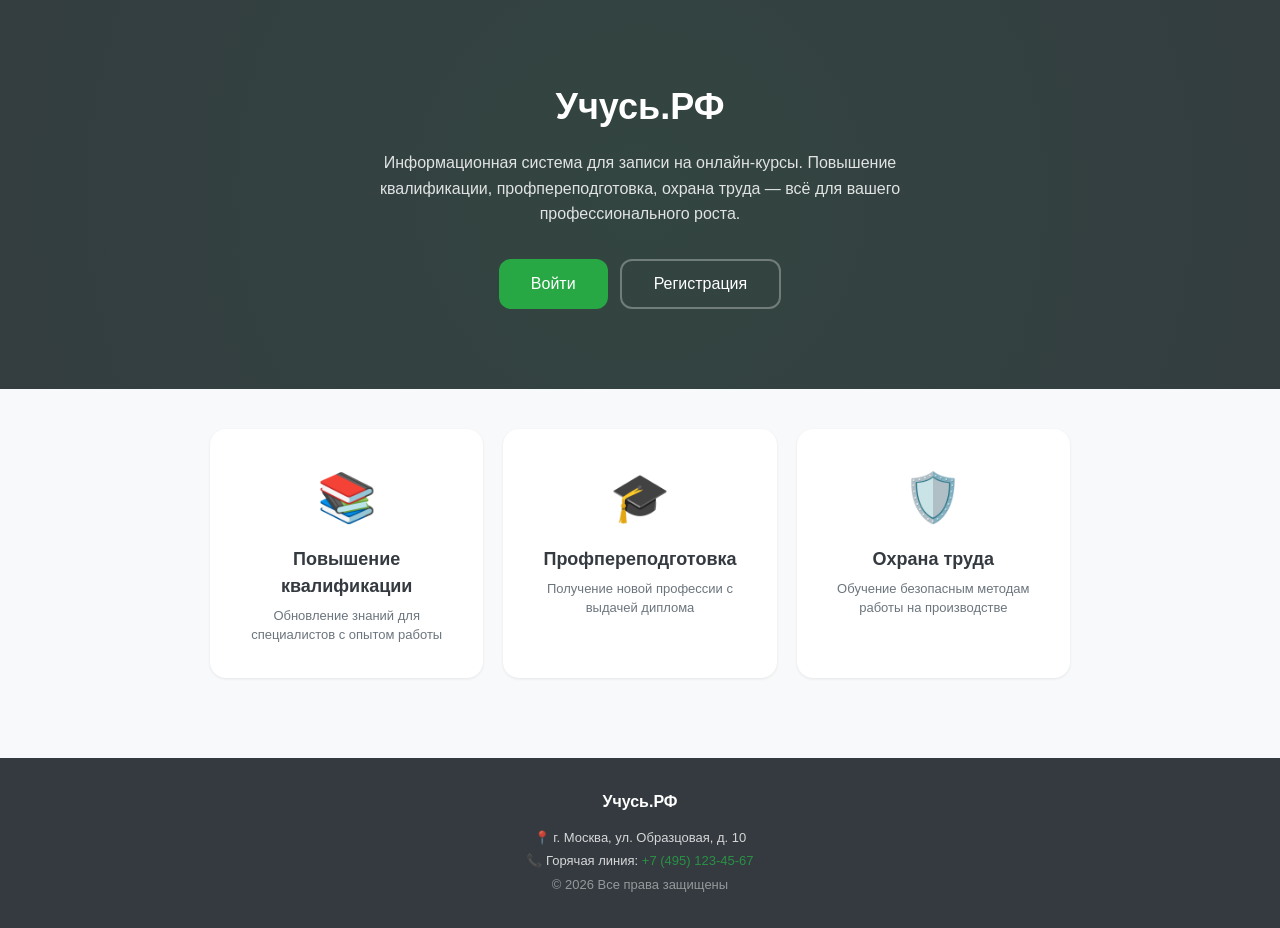
<file: экзамен модуль 1/index.html>
<!DOCTYPE html>
<html lang="ru">
<head>
    <meta charset="UTF-8">
    <meta name="viewport" content="width=device-width, initial-scale=1.0">
    <title>Учусь.РФ — Запись на курсы</title>
    <link rel="stylesheet" href="assets/style.css">
</head>
<body>
    <div class="welcome-hero">
        <div class="welcome-hero-content">
            <h1>Учусь.РФ</h1>
            <p>Информационная система для записи на онлайн-курсы. Повышение квалификации, профпереподготовка, охрана труда — всё для вашего профессионального роста.</p>
            <div class="hero-buttons">
                <button class="hero-btn hero-btn-primary" onclick="location.href='assets/login.html'">Войти</button>
                <button class="hero-btn hero-btn-secondary" onclick="location.href='assets/register.html'">Регистрация</button>
            </div>
        </div>
    </div>

    <div class="welcome-rooms">
        <div class="welcome-room-card">
            <span class="welcome-room-icon">📚</span>
            <div class="welcome-room-name">Повышение квалификации</div>
            <div class="welcome-room-desc">Обновление знаний для специалистов с опытом работы</div>
        </div>
        <div class="welcome-room-card">
            <span class="welcome-room-icon">🎓</span>
            <div class="welcome-room-name">Профпереподготовка</div>
            <div class="welcome-room-desc">Получение новой профессии с выдачей диплома</div>
        </div>
        <div class="welcome-room-card">
            <span class="welcome-room-icon">🛡️</span>
            <div class="welcome-room-name">Охрана труда</div>
            <div class="welcome-room-desc">Обучение безопасным методам работы на производстве</div>
        </div>
    </div>

    <div class="footer">
        <div class="footer-content">
            <div class="footer-title">Учусь.РФ</div>
            <div class="footer-info">
                📍 г. Москва, ул. Образцовая, д. 10<br>
                📞 Горячая линия: <a href="tel:+74951234567">+7 (495) 123-45-67</a><br>
                <span style="opacity:0.6;">© 2026 Все права защищены</span>
            </div>
        </div>
    </div>

    <script src="assets/app.js"></script>
    <script>
        const u = DB.getCurrentUser();
        if (u) location.href = u.role === 'admin' ? 'assets/admin.html' : 'assets/cabinet.html';
    </script>
</body>
</html>
</file>
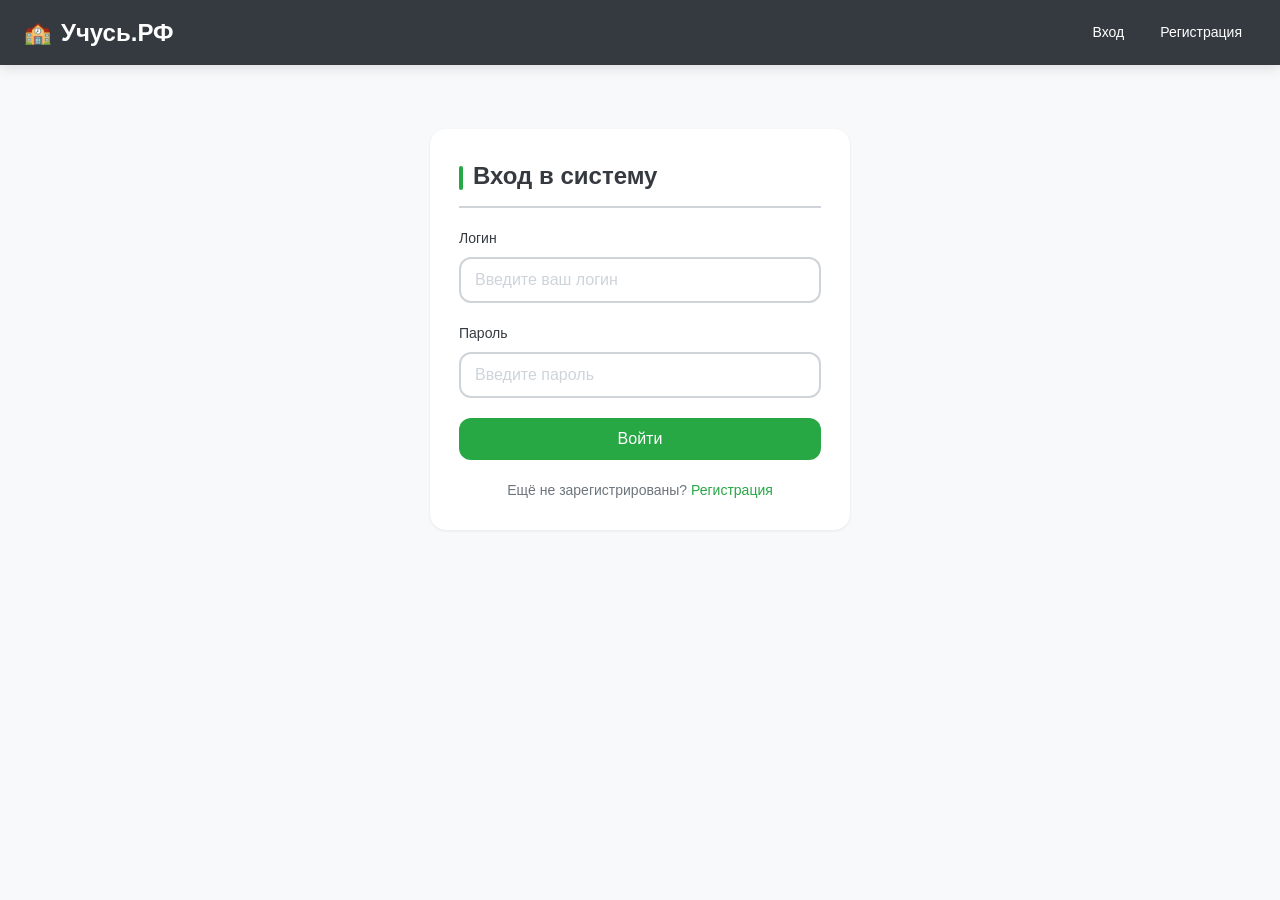
<file: экзамен модуль 1/assets/admin.html>
<!DOCTYPE html>
<html lang="ru">
<head>
    <meta charset="UTF-8">
    <meta name="viewport" content="width=device-width, initial-scale=1.0">
    <title>Админ-панель — Учусь.РФ</title>
    <link rel="stylesheet" href="style.css">
</head>
<body>
<div id="app-header"></div>
<div class="container page-transition">
    <div class="card">
        <h2>Панель администратора</h2>

        <!-- Статистика -->
        <div class="stats-grid" style="margin-bottom: 24px;">
            <div class="stat-card">
                <div class="stat-number" id="stat-total">0</div>
                <div class="stat-label">Всего заявок</div>
            </div>
            <div class="stat-card">
                <div class="stat-number" id="stat-new">0</div>
                <div class="stat-label">Новых</div>
            </div>
            <div class="stat-card">
                <div class="stat-number" id="stat-assigned">0</div>
                <div class="stat-label">Идет обучение</div>
            </div>
            <div class="stat-card">
                <div class="stat-number" id="stat-done">0</div>
                <div class="stat-label">Обучение завершено</div>
            </div>
        </div>

        <!-- Фильтры -->
        <div class="filter-bar">
            <label>Фильтр по статусу:</label>
            <select id="filterStatus">
                <option value="">Все статусы</option>
                <option>Новая</option>
                <option>Идет обучение</option>
                <option>Обучение завершено</option>
            </select>
            <label style="margin-left:8px;">Сортировка:</label>
            <select id="sortBy">
                <option value="newest">Сначала новые</option>
                <option value="oldest">Сначала старые</option>
                <option value="status">По статусу</option>
            </select>
        </div>

        <div id="tableBox"></div>
    </div>
</div>
<script src="app.js"></script>
<script>
    requireAdmin();
    renderHeader();
    const courses = getCourses();

    function updateStats() {
        const all = DB.getBookings();
        document.getElementById('stat-total').textContent = all.length;
        document.getElementById('stat-new').textContent = all.filter(b => b.status === 'Новая').length;
        document.getElementById('stat-assigned').textContent = all.filter(b => b.status === 'Идет обучение').length;
        document.getElementById('stat-done').textContent = all.filter(b => b.status === 'Обучение завершено').length;
    }

    function render() {
        const filter = document.getElementById('filterStatus').value;
        const sort = document.getElementById('sortBy').value;
        let list = DB.getBookings();

        if (filter) list = list.filter(b => b.status === filter);

        if (sort === 'newest') list.sort((a, b) => b.id - a.id);
        else if (sort === 'oldest') list.sort((a, b) => a.id - b.id);
        else if (sort === 'status') {
            const order = { 'Новая': 1, 'Идет обучение': 2, 'Обучение завершено': 3 };
            list.sort((a, b) => order[a.status] - order[b.status]);
        }

        const box = document.getElementById('tableBox');
        if (!list.length) {
            box.innerHTML = '<div class="empty">Заявок не найдено</div>';
            updateStats();
            return;
        }

        box.innerHTML = '<table><thead><tr><th>ID</th><th>Пользователь</th><th>Курс</th><th>Дата начала</th><th>Оплата</th><th>Статус</th><th>Действие</th></tr></thead><tbody>' +
            list.map(b => {
                const course = courses.find(c => c.id === b.course_id);
                const statusCls = b.status === 'Новая' ? 'status-new' :
                                  b.status === 'Идет обучение' ? 'status-assigned' : 'status-done';
                return `<tr>
                    <td>#${b.id}</td>
                    <td><strong>${b.user_name}</strong></td>
                    <td>${course ? course.name : '—'}</td>
                    <td>${b.start_date}</td>
                    <td>${b.payment}</td>
                    <td><span class="status ${statusCls}">${b.status}</span></td>
                    <td>
                        <select data-id="${b.id}" class="status-select">
                            <option ${b.status==='Новая'?'selected':''}>Новая</option>
                            <option ${b.status==='Идет обучение'?'selected':''}>Идет обучение</option>
                            <option ${b.status==='Обучение завершено'?'selected':''}>Обучение завершено</option>
                        </select>
                    </td>
                </tr>`;
            }).join('') +
            '</tbody></table>';

        document.querySelectorAll('.status-select').forEach(sel => {
            sel.onchange = () => {
                const id = +sel.dataset.id;
                const all = DB.getBookings();
                const idx = all.findIndex(b => b.id === id);
                if (idx >= 0) {
                    all[idx].status = sel.value;
                    DB.setBookings(all);
                    notify('Статус заявки №' + id + ' изменён на «' + sel.value + '»', 'success');
                    updateStats();
                    setTimeout(render, 400);
                }
            };
        });

        updateStats();
    }

    document.getElementById('filterStatus').onchange = render;
    document.getElementById('sortBy').onchange = render;
    render();
</script>
</body></html>
</file>
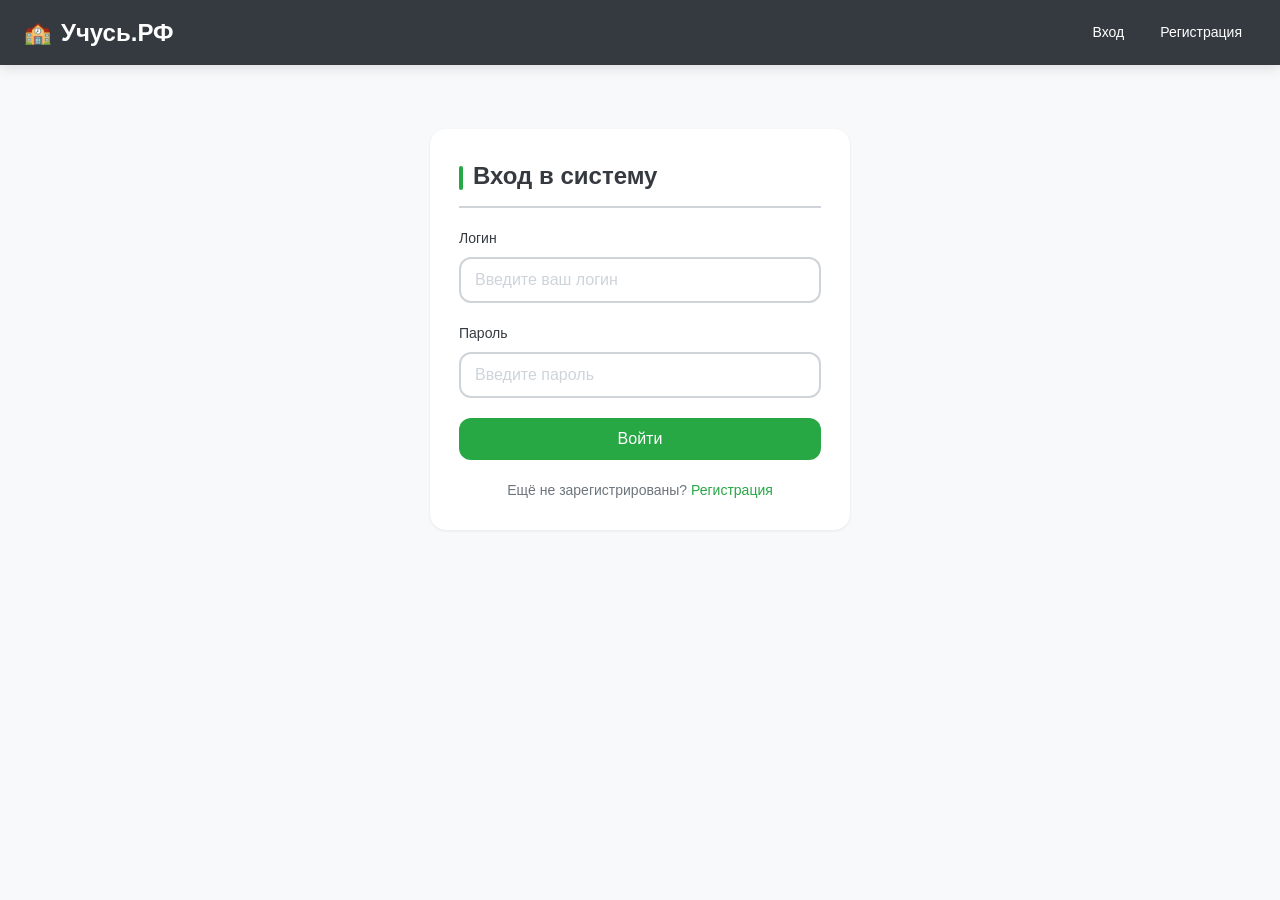
<file: экзамен модуль 1/assets/booking.html>
<!DOCTYPE html>
<html lang="ru">
<head>
    <meta charset="UTF-8">
    <meta name="viewport" content="width=device-width, initial-scale=1.0">
    <title>Заявка на курс — Учусь.РФ</title>
    <link rel="stylesheet" href="style.css">
</head>
<body>
<div id="app-header"></div>
<div class="container page-transition">
    <div class="card" style="max-width:520px; margin: 30px auto;">
        <h2>Заявка на курс</h2>
        <form id="bookForm" novalidate>
            <div class="form-group">
                <label>Курс</label>
                <select id="course" required>
                    <option value="">— выберите курс —</option>
                </select>
                <div class="error-text" id="err-course"></div>
            </div>
            <div class="form-group">
                <label>Дата начала обучения (ДД.ММ.ГГГГ)</label>
                <input type="text" id="startDate" placeholder="01.01.2026" maxlength="10" required>
                <div class="error-text" id="err-date"></div>
            </div>
            <div class="form-group">
                <label>Способ оплаты</label>
                <select id="payment" required>
                    <option value="">— выберите способ оплаты —</option>
                    <option value="Предоплата по QR-коду">Предоплата по QR-коду</option>
                    <option value="Оплата картой МИР">Оплата картой МИР</option>
                    <option value="Постоплата в офисе">Постоплата в офисе организации</option>
                </select>
                <div class="error-text" id="err-payment"></div>
            </div>
            <button type="submit" class="btn" style="width:100%">Отправить заявку</button>
        </form>
    </div>
</div>
<script src="app.js"></script>
<script>
    requireAuth();
    renderHeader();

    // Заполняем список курсов
    const courseSel = document.getElementById('course');
    getCourses().forEach(c => {
        const opt = document.createElement('option');
        opt.value = c.id;
        opt.textContent = c.name + ' — ' + c.description;
        courseSel.appendChild(opt);
    });

    // Маска даты ДД.ММ.ГГГГ
    const dateInput = document.getElementById('startDate');
    dateInput.addEventListener('input', function(e) {
        let val = this.value.replace(/\D/g, '');
        if (val.length >= 2) val = val.slice(0,2) + '.' + val.slice(2);
        if (val.length >= 5) val = val.slice(0,5) + '.' + val.slice(5,9);
        this.value = val;
    });

    function showErr(id, msg) {
        const el = document.getElementById('err-' + id);
        const input = id === 'course' ? document.getElementById('course') :
                      id === 'payment' ? document.getElementById('payment') :
                      id === 'date' ? document.getElementById('startDate') : null;
        if (msg) {
            el.textContent = msg;
            el.classList.add('visible');
            if (input) input.classList.add('error');
        } else {
            el.textContent = '';
            el.classList.remove('visible');
            if (input) input.classList.remove('error');
        }
    }

    document.getElementById('bookForm').onsubmit = e => {
        e.preventDefault();
        // Сброс ошибок
        ['course','date','payment'].forEach(f => showErr(f, null));

        const user = DB.getCurrentUser();
        const course_id = +document.getElementById('course').value;
        const start_date = document.getElementById('startDate').value.trim();
        const payment = document.getElementById('payment').value;

        let ok = true;
        if (!course_id) { showErr('course', 'Выберите курс'); ok = false; }
        if (!start_date) { showErr('date', 'Введите дату'); ok = false; }
        else if (!/^\d{2}\.\d{2}\.\d{4}$/.test(start_date)) {
            showErr('date', 'Формат: ДД.ММ.ГГГГ'); ok = false;
        }
        if (!payment) { showErr('payment', 'Выберите способ оплаты'); ok = false; }

        if (!ok) {
            notify('Заполните все обязательные поля', 'error');
            return;
        }

        const booking = {
            id: Date.now(),
            user_id: user.id,
            user_name: user.fullname,
            course_id: course_id,
            start_date: start_date,
            payment: payment,
            status: 'Новая',
            created_at: new Date().toISOString()
        };
        const list = DB.getBookings();
        list.push(booking);
        DB.setBookings(list);
        notify('Заявка отправлена на согласование!', 'success');
        setTimeout(() => location.href = 'cabinet.html', 900);
    };
</script>
</body></html>
</file>
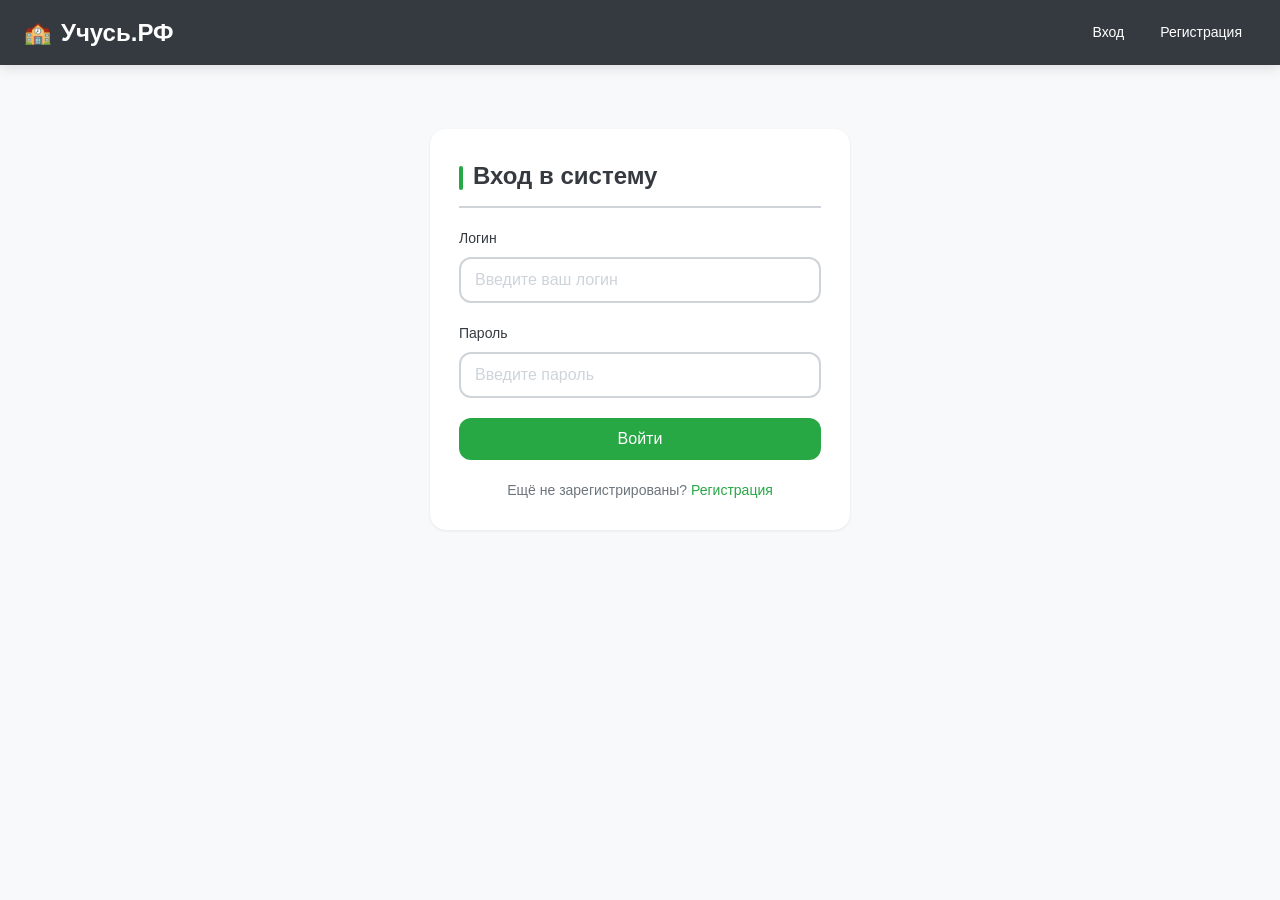
<file: экзамен модуль 1/assets/cabinet.html>
<!DOCTYPE html>
<html lang="ru">
<head>
    <meta charset="UTF-8">
    <meta name="viewport" content="width=device-width, initial-scale=1.0">
    <title>Личный кабинет — Учусь.РФ</title>
    <link rel="stylesheet" href="style.css">
</head>
<body>
<div id="app-header"></div>
<div class="container page-transition">
    <!-- Слайдер -->
    <div class="slider-container" id="slider">
        <div class="slider-track" id="sliderTrack">
            <div class="slide">
                <div class="slide-content">
                    <span class="slide-icon">📚</span>
                    <div class="slide-title">Повышение квалификации</div>
                    <div class="slide-desc">Обновление знаний для действующих специалистов</div>
                </div>
            </div>
            <div class="slide">
                <div class="slide-content">
                    <span class="slide-icon">🎓</span>
                    <div class="slide-title">Профпереподготовка</div>
                    <div class="slide-desc">Получение новой профессии и диплома</div>
                </div>
            </div>
            <div class="slide">
                <div class="slide-content">
                    <span class="slide-icon">🛡️</span>
                    <div class="slide-title">Охрана труда</div>
                    <div class="slide-desc">Обучение безопасным методам работы</div>
                </div>
            </div>
            <div class="slide">
                <div class="slide-content">
                    <span class="slide-icon">🏫</span>
                    <div class="slide-title">Учусь.РФ</div>
                    <div class="slide-desc">Записывайтесь на курсы онлайн</div>
                </div>
            </div>
        </div>
        <button class="slider-btn prev" onclick="sliderPrev()">◀</button>
        <button class="slider-btn next" onclick="sliderNext()">▶</button>
        <div class="slider-dots" id="sliderDots"></div>
    </div>

    <div class="card">
        <h2>Мои заявки</h2>
        <div id="bookings"></div>
    </div>
</div>
<script src="app.js"></script>
<script>
    requireAuth();
    renderHeader();

    // ===== SLIDER =====
    let currentSlide = 0;
    const totalSlides = 4;
    let sliderInterval;

    function initSlider() {
        const dotsContainer = document.getElementById('sliderDots');
        for (let i = 0; i < totalSlides; i++) {
            const dot = document.createElement('button');
            dot.className = 'slider-dot' + (i === 0 ? ' active' : '');
            dot.onclick = () => goToSlide(i);
            dotsContainer.appendChild(dot);
        }
        startSlider();
    }

    function updateSlider() {
        const track = document.getElementById('sliderTrack');
        track.style.transform = 'translateX(-' + (currentSlide * 100) + '%)';
        document.querySelectorAll('.slider-dot').forEach((d, i) => {
            d.classList.toggle('active', i === currentSlide);
        });
    }

    function goToSlide(n) {
        currentSlide = n;
        updateSlider();
        resetSliderTimer();
    }

    function sliderNext() {
        currentSlide = (currentSlide + 1) % totalSlides;
        updateSlider();
        resetSliderTimer();
    }

    function sliderPrev() {
        currentSlide = (currentSlide - 1 + totalSlides) % totalSlides;
        updateSlider();
        resetSliderTimer();
    }

    function startSlider() {
        sliderInterval = setInterval(sliderNext, 3000);
    }

    function resetSliderTimer() {
        clearInterval(sliderInterval);
        startSlider();
    }

    initSlider();

    // ===== BOOKINGS =====
    const user = DB.getCurrentUser();
    const bookings = DB.getBookings().filter(b => b.user_id === user.id).sort((a, b) => b.id - a.id);
    const courses = getCourses();
    const reviews = DB.getReviews();

    const box = document.getElementById('bookings');
    if (!bookings.length) {
        box.innerHTML = '<div class="empty">Заявок пока нет. <a href="booking.html">Создать заявку</a></div>';
    } else {
        box.innerHTML = '<table><thead><tr><th>Курс</th><th>Дата начала</th><th>Оплата</th><th>Статус</th><th>Отзыв</th></tr></thead><tbody>' +
            bookings.map(b => {
                const course = courses.find(c => c.id === b.course_id);
                const statusCls = b.status === 'Новая' ? 'status-new' :
                                  b.status === 'Идет обучение' ? 'status-assigned' : 'status-done';
                const myReview = reviews.find(r => r.booking_id === b.id);
                // Отзыв только после изменения статуса администратором (Идет обучение или Обучение завершено)
                const canReview = (b.status === 'Идет обучение' || b.status === 'Обучение завершено') && !myReview;
                let reviewBlock = '';
                if (myReview) {
                    reviewBlock = `<div class="review-item">⭐ ${myReview.rating}/5 — ${myReview.comment}</div>`;
                } else if (canReview) {
                    reviewBlock = `
                        <div class="review-form" data-id="${b.id}">
                            <select class="r-rating">
                                <option value="5">5 ★</option>
                                <option value="4">4 ★</option>
                                <option value="3">3 ★</option>
                                <option value="2">2 ★</option>
                                <option value="1">1 ★</option>
                            </select>
                            <input type="text" class="r-comment" placeholder="Ваш отзыв...">
                            <button class="btn btn-sm r-save">Сохранить</button>
                        </div>`;
                } else {
                    reviewBlock = '<span style="color:#888; font-size:13px;">Отзыв будет доступен после подтверждения администратором</span>';
                }
                return `<tr>
                    <td>${course ? course.name : '—'}</td>
                    <td>${b.start_date}</td>
                    <td>${b.payment}</td>
                    <td><span class="status ${statusCls}">${b.status}</span></td>
                    <td>${reviewBlock}</td>
                </tr>`;
            }).join('') +
            '</tbody></table>';
    }

    // Обработчики сохранения отзывов
    document.querySelectorAll('.r-save').forEach(btn => {
        btn.onclick = () => {
            const row = btn.closest('.review-form');
            const booking_id = +row.dataset.id;
            const rating = +row.querySelector('.r-rating').value;
            const comment = row.querySelector('.r-comment').value.trim();
            if (!comment) { notify('Введите текст отзыва', 'error'); return; }
            const list = DB.getReviews();
            list.push({ id: Date.now(), booking_id, user_id: user.id, rating, comment, created_at: new Date().toISOString() });
            DB.setReviews(list);
            notify('Отзыв сохранён!', 'success');
            setTimeout(() => location.reload(), 700);
        };
    });
</script>
</body></html>
</file>
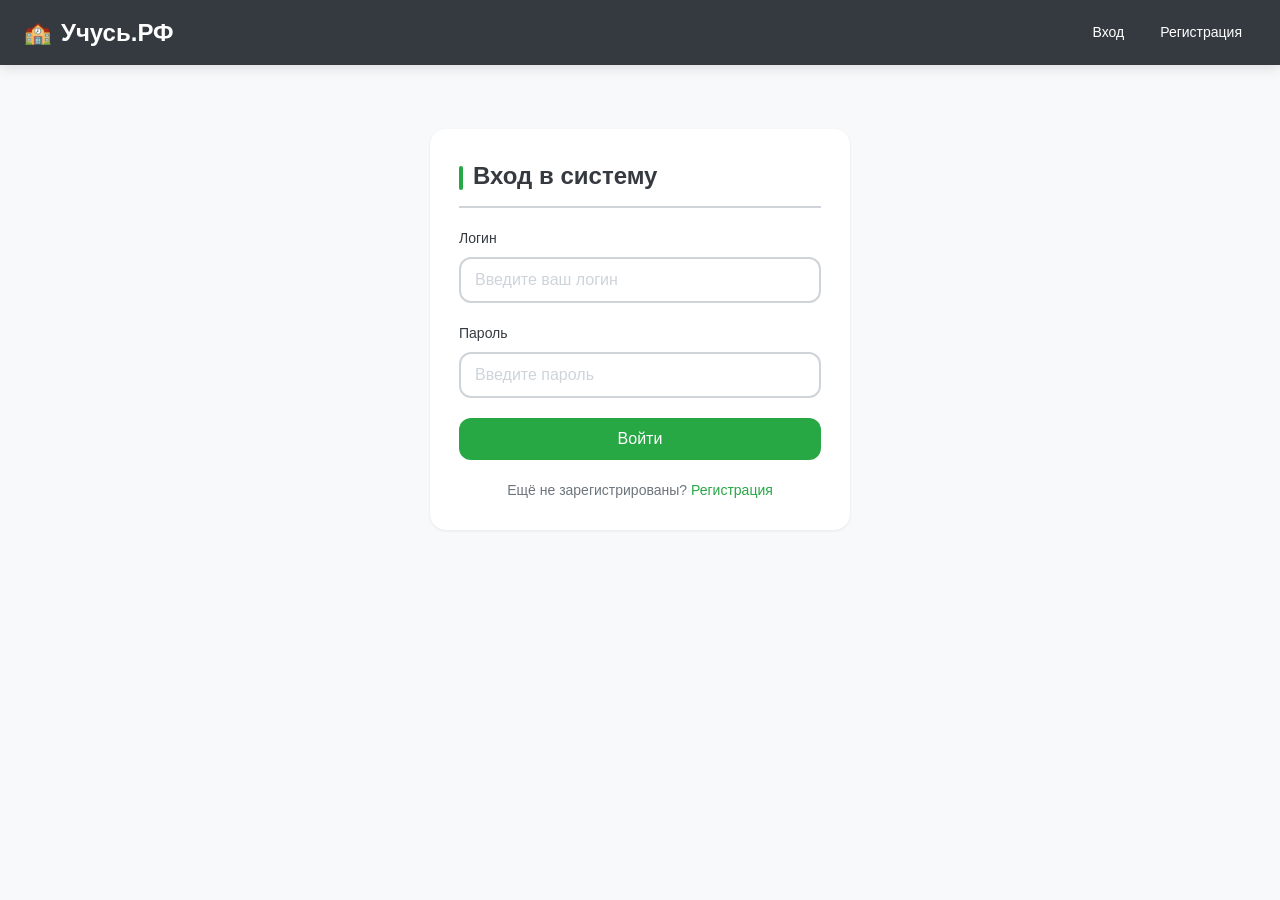
<file: экзамен модуль 1/assets/login.html>
<!DOCTYPE html>
<html lang="ru">
<head>
    <meta charset="UTF-8">
    <meta name="viewport" content="width=device-width, initial-scale=1.0">
    <title>Вход — Учусь.РФ</title>
    <link rel="stylesheet" href="style.css">
</head>
<body>
<div id="app-header"></div>
<div class="container page-transition">
    <div class="card" style="max-width:420px; margin: 40px auto;">
        <h2>Вход в систему</h2>
        <form id="loginForm" novalidate>
            <div class="form-group">
                <label>Логин</label>
                <input type="text" id="login" placeholder="Введите ваш логин" required>
                <div class="error-text" id="err-login"></div>
            </div>
            <div class="form-group">
                <label>Пароль</label>
                <input type="password" id="password" placeholder="Введите пароль" required>
                <div class="error-text" id="err-password"></div>
            </div>
            <button type="submit" class="btn" style="width:100%">Войти</button>
        </form>
        <div class="link-row">
            Ещё не зарегистрированы? <a href="register.html">Регистрация</a>
        </div>
    </div>
</div>
<script src="app.js"></script>
<script>
    renderHeader();
    document.getElementById('loginForm').onsubmit = e => {
        e.preventDefault();
        // Сброс ошибок
        ['login','password'].forEach(f => {
            document.getElementById(f).classList.remove('error');
            document.getElementById('err-' + f).classList.remove('visible');
        });

        const login = document.getElementById('login').value.trim();
        const password = document.getElementById('password').value;

        if (!login) {
            document.getElementById('login').classList.add('error');
            document.getElementById('err-login').textContent = 'Введите логин';
            document.getElementById('err-login').classList.add('visible');
        }
        if (!password) {
            document.getElementById('password').classList.add('error');
            document.getElementById('err-password').textContent = 'Введите пароль';
            document.getElementById('err-password').classList.add('visible');
        }
        if (!login || !password) return;

        const user = DB.getUsers().find(u => u.login === login && u.password === password);
        if (!user) {
            document.getElementById('login').classList.add('error');
            document.getElementById('password').classList.add('error');
            document.getElementById('err-login').textContent = 'Неверный логин или пароль';
            document.getElementById('err-login').classList.add('visible');
            document.getElementById('err-password').textContent = 'Неверный логин или пароль';
            document.getElementById('err-password').classList.add('visible');
            notify('Неверный логин или пароль', 'error');
            return;
        }
        DB.setCurrentUser(user);
        notify('Добро пожаловать, ' + user.fullname + '!', 'success');
        setTimeout(() => location.href = user.role === 'admin' ? 'admin.html' : 'cabinet.html', 600);
    };
</script>
</body></html>
</file>
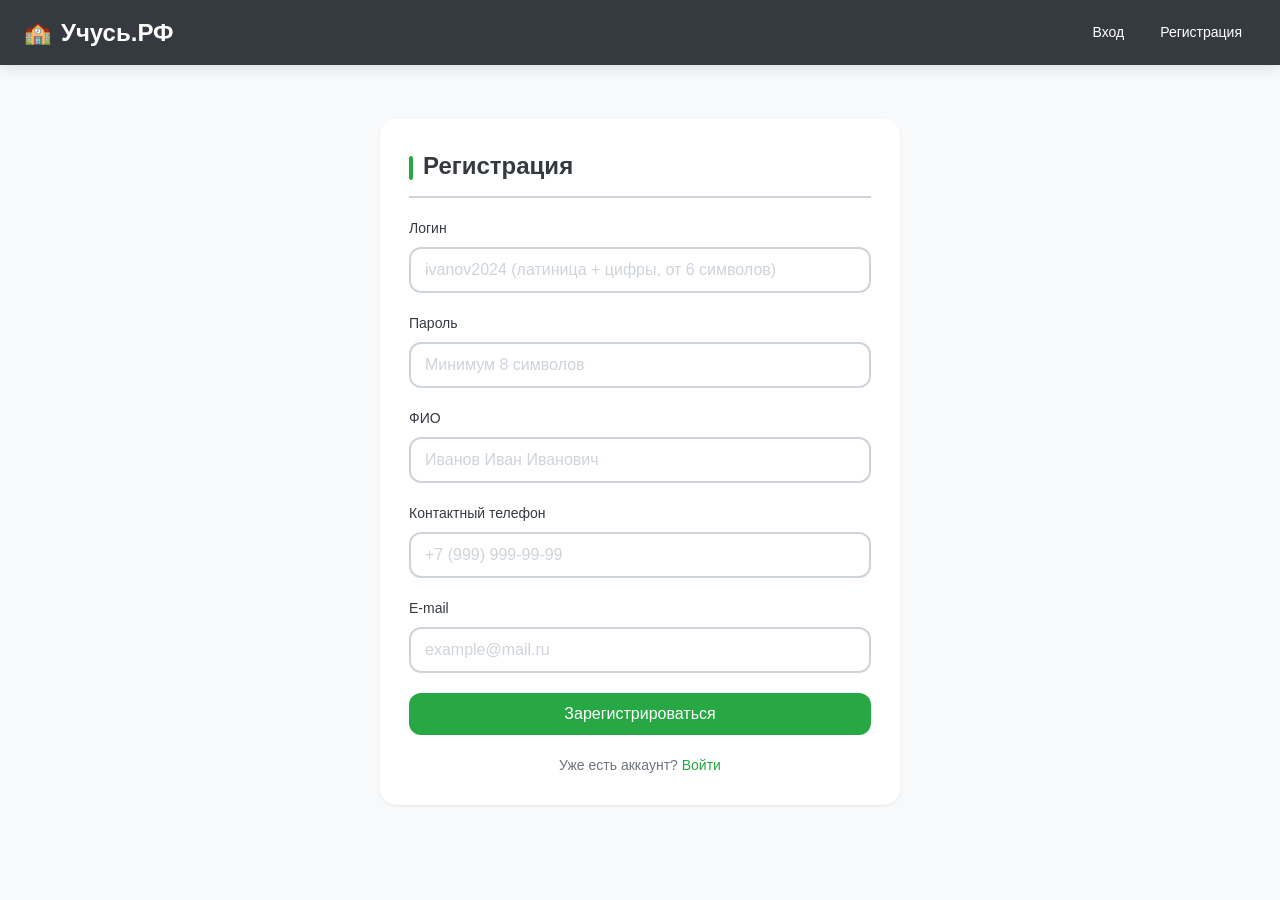
<file: экзамен модуль 1/assets/register.html>
<!DOCTYPE html>
<html lang="ru">
<head>
    <meta charset="UTF-8">
    <meta name="viewport" content="width=device-width, initial-scale=1.0">
    <title>Регистрация — Учусь.РФ</title>
    <link rel="stylesheet" href="style.css">
</head>
<body>
<div id="app-header"></div>
<div class="container page-transition">
    <div class="card" style="max-width:520px; margin: 30px auto;">
        <h2>Регистрация</h2>
        <form id="regForm" novalidate>
            <div class="form-group">
                <label>Логин</label>
                <input type="text" id="login" placeholder="ivanov2024 (латиница + цифры, от 6 символов)" required>
                <div class="error-text" id="err-login"></div>
            </div>
            <div class="form-group">
                <label>Пароль</label>
                <input type="password" id="password" placeholder="Минимум 8 символов" required>
                <div class="error-text" id="err-password"></div>
            </div>
            <div class="form-group">
                <label>ФИО</label>
                <input type="text" id="fullname" placeholder="Иванов Иван Иванович" required>
                <div class="error-text" id="err-fullname"></div>
            </div>
            <div class="form-group">
                <label>Контактный телефон</label>
                <input type="text" id="phone" placeholder="+7 (999) 999-99-99" required>
                <div class="error-text" id="err-phone"></div>
            </div>
            <div class="form-group">
                <label>E-mail</label>
                <input type="email" id="email" placeholder="example@mail.ru" required>
                <div class="error-text" id="err-email"></div>
            </div>
            <button type="submit" class="btn" style="width:100%">Зарегистрироваться</button>
        </form>
        <div class="link-row">
            Уже есть аккаунт? <a href="login.html">Войти</a>
        </div>
    </div>
</div>
<script src="app.js"></script>
<script>
    renderHeader();
    function showErr(id, msg) {
        const el = document.getElementById('err-' + id);
        const input = document.getElementById(id);
        if (msg) {
            el.textContent = msg;
            el.classList.add('visible');
            input.classList.add('error');
        } else {
            el.textContent = '';
            el.classList.remove('visible');
            input.classList.remove('error');
        }
    }
    document.getElementById('regForm').onsubmit = e => {
        e.preventDefault();
        const data = {
            login:    document.getElementById('login').value.trim(),
            password: document.getElementById('password').value,
            fullname: document.getElementById('fullname').value.trim(),
            phone:    document.getElementById('phone').value.trim(),
            email:    document.getElementById('email').value.trim()
        };
        let ok = true;
        for (const f of ['login','password','fullname','phone','email']) {
            const err = Validator[f](data[f]);
            showErr(f, err);
            if (err) ok = false;
        }
        if (!ok) {
            notify('Исправьте ошибки в форме', 'error');
            return;
        }
        const users = DB.getUsers();
        if (users.find(u => u.login === data.login)) {
            showErr('login', 'Такой логин уже занят');
            notify('Логин уже занят', 'error');
            return;
        }
        const newUser = {
            id: Date.now(),
            ...data,
            role: 'user'
        };
        users.push(newUser);
        DB.setUsers(users);
        notify('Регистрация успешна! Теперь войдите в систему.', 'success');
        setTimeout(() => location.href = 'login.html', 1200);
    };
</script>
</body></html>
</file>
<file: экзамен модуль 1/assets/style.css>
/* ===== RESET & BASE ===== */
* { box-sizing: border-box; margin: 0; padding: 0; }

@import url('https://fonts.googleapis.com/css2?family=Roboto:wght@300;400;500;700&display=swap');

:root {
    --gray-dark:   #343A40;
    --gray-light:  #CED4DA;
    --green:       #28A745;
    --white:       #FFFFFF;
    --gray-mid:    #6C757D;
    --gray-bg:     #F8F9FA;
    --danger:      #DC3545;
    --warning:     #FFC107;
    --info:        #17A2B8;
    --shadow-sm:   0 1px 3px rgba(0,0,0,0.08);
    --shadow-md:   0 4px 12px rgba(0,0,0,0.10);
    --shadow-lg:   0 10px 30px rgba(0,0,0,0.12);
    --radius-sm:   8px;
    --radius-md:   12px;
    --radius-lg:   16px;
    --transition:  all 0.25s cubic-bezier(0.4, 0, 0.2, 1);
}

html { scroll-behavior: smooth; }

body {
    font-family: 'Roboto', -apple-system, BlinkMacSystemFont, sans-serif;
    background: var(--gray-bg);
    color: var(--gray-dark);
    min-height: 100vh;
    line-height: 1.5;
    -webkit-font-smoothing: antialiased;
}

/* ===== HEADER ===== */
.header-inner {
    background: var(--gray-dark);
    color: var(--white);
    padding: 14px 24px;
    display: flex;
    justify-content: space-between;
    align-items: center;
    flex-wrap: wrap;
    gap: 10px;
    box-shadow: var(--shadow-md);
    position: sticky;
    top: 0;
    z-index: 100;
}

.header-inner h1 {
    font-size: 24px;
    font-weight: 700;
    display: flex;
    align-items: center;
    gap: 10px;
}

.header-inner h1::before {
    content: "🏫";
    font-size: 22px;
}

.user-info {
    display: flex;
    gap: 8px;
    align-items: center;
    flex-wrap: wrap;
}

.user-info a, .nav-link {
    color: var(--white);
    text-decoration: none;
    padding: 8px 14px;
    border-radius: var(--radius-sm);
    font-size: 14px;
    font-weight: 500;
    transition: var(--transition);
    position: relative;
    overflow: hidden;
}

.user-info a::after, .nav-link::after {
    content: '';
    position: absolute;
    bottom: 0;
    left: 50%;
    width: 0;
    height: 2px;
    background: var(--green);
    transition: var(--transition);
    transform: translateX(-50%);
}

.user-info a:hover::after, .nav-link:hover::after {
    width: 80%;
}

.user-info a:hover, .nav-link:hover {
    background: rgba(255,255,255,0.08);
}

.user-info a.active {
    background: rgba(40, 167, 69, 0.2);
    color: var(--green);
}

.user-info a.active::after {
    width: 80%;
}

.btn-logout {
    background: transparent;
    color: var(--white);
    border: 1px solid rgba(255,255,255,0.3);
    padding: 8px 16px;
    border-radius: var(--radius-sm);
    cursor: pointer;
    font-size: 14px;
    font-weight: 500;
    transition: var(--transition);
}

.btn-logout:hover {
    background: var(--danger);
    border-color: var(--danger);
    transform: translateY(-1px);
    box-shadow: 0 4px 12px rgba(220,53,69,0.3);
}

/* ===== CONTAINER ===== */
.container {
    max-width: 900px;
    margin: 0 auto;
    padding: 24px 20px;
}

/* ===== CARDS ===== */
.card {
    background: var(--white);
    border-radius: var(--radius-lg);
    padding: 28px;
    box-shadow: var(--shadow-sm);
    margin-bottom: 20px;
    transition: var(--transition);
    border: 1px solid transparent;
}

.card:hover {
    box-shadow: var(--shadow-md);
    transform: translateY(-2px);
}

.card h2 {
    font-size: 24px;
    font-weight: 700;
    color: var(--gray-dark);
    margin-bottom: 20px;
    padding-bottom: 12px;
    border-bottom: 2px solid var(--gray-light);
}

.card h2::before {
    content: '';
    display: inline-block;
    width: 4px;
    height: 24px;
    background: var(--green);
    border-radius: 2px;
    margin-right: 10px;
    vertical-align: middle;
}

/* ===== FORM ELEMENTS ===== */
.form-group {
    margin-bottom: 20px;
    position: relative;
}

.form-group label {
    display: block;
    margin-bottom: 8px;
    font-weight: 500;
    font-size: 14px;
    color: var(--gray-dark);
}

.form-group input,
.form-group select,
.form-group textarea {
    width: 100%;
    padding: 12px 14px;
    border: 2px solid var(--gray-light);
    border-radius: var(--radius-md);
    font-size: 16px;
    font-family: 'Roboto', sans-serif;
    transition: var(--transition);
    background: var(--white);
    color: var(--gray-dark);
}

.form-group input:focus,
.form-group select:focus,
.form-group textarea:focus {
    outline: none;
    border-color: var(--green);
    box-shadow: 0 0 0 4px rgba(40, 167, 69, 0.15);
}

.form-group input:hover,
.form-group select:hover {
    border-color: var(--gray-mid);
}

.form-group input::placeholder {
    color: var(--gray-light);
    font-weight: 300;
}

.form-group select {
    cursor: pointer;
    appearance: none;
    background-image: url("data:image/svg+xml,%3Csvg xmlns='http://www.w3.org/2000/svg' width='12' height='12' viewBox='0 0 12 12'%3E%3Cpath fill='%23343A40' d='M6 8L1 3h10z'/%3E%3C/svg%3E");
    background-repeat: no-repeat;
    background-position: right 14px center;
    padding-right: 36px;
}

.error-text {
    color: var(--danger);
    font-size: 13px;
    margin-top: 6px;
    display: none;
    font-weight: 400;
    padding-left: 4px;
}

.error-text.visible {
    display: block;
    animation: shake 0.4s ease;
}

.form-group input.error {
    border-color: var(--danger);
    background: #fff5f5;
}

.form-group input.error:focus {
    box-shadow: 0 0 0 4px rgba(220,53,69,0.15);
}

@keyframes shake {
    0%, 100% { transform: translateX(0); }
    20% { transform: translateX(-6px); }
    40% { transform: translateX(6px); }
    60% { transform: translateX(-3px); }
    80% { transform: translateX(3px); }
}

/* ===== BUTTONS ===== */
.btn {
    background: var(--green);
    color: var(--white);
    border: none;
    padding: 12px 24px;
    border-radius: var(--radius-md);
    font-size: 16px;
    font-weight: 500;
    cursor: pointer;
    transition: var(--transition);
    font-family: 'Roboto', sans-serif;
    display: inline-flex;
    align-items: center;
    justify-content: center;
    gap: 8px;
    position: relative;
    overflow: hidden;
}

.btn::before {
    content: '';
    position: absolute;
    top: 50%;
    left: 50%;
    width: 0;
    height: 0;
    background: rgba(255,255,255,0.2);
    border-radius: 50%;
    transform: translate(-50%, -50%);
    transition: width 0.5s, height 0.5s;
}

.btn:active::before {
    width: 300px;
    height: 300px;
}

.btn:hover {
    background: #218838;
    transform: translateY(-2px);
    box-shadow: 0 6px 20px rgba(40, 167, 69, 0.3);
}

.btn:active {
    transform: translateY(0);
}

.btn-secondary {
    background: var(--gray-mid);
}

.btn-secondary:hover {
    background: #5a6268;
    box-shadow: 0 6px 20px rgba(108,117,125,0.3);
}

.btn-danger {
    background: var(--danger);
}

.btn-danger:hover {
    background: #c82333;
    box-shadow: 0 6px 20px rgba(220,53,69,0.3);
}

.btn-sm {
    padding: 8px 16px;
    font-size: 14px;
}

/* ===== LINKS ===== */
.link-row {
    text-align: center;
    margin-top: 20px;
    font-size: 14px;
    color: var(--gray-mid);
}

.link-row a {
    color: var(--green);
    text-decoration: none;
    font-weight: 500;
    position: relative;
    transition: var(--transition);
}

.link-row a::after {
    content: '';
    position: absolute;
    bottom: -2px;
    left: 0;
    width: 0;
    height: 2px;
    background: var(--green);
    transition: width 0.3s;
}

.link-row a:hover::after {
    width: 100%;
}

.link-row a:hover {
    color: #218838;
}

/* ===== TABLES ===== */
table {
    width: 100%;
    border-collapse: separate;
    border-spacing: 0;
    margin-top: 16px;
    border-radius: var(--radius-md);
    overflow: hidden;
    box-shadow: var(--shadow-sm);
}

th, td {
    padding: 14px 16px;
    text-align: left;
    font-size: 14px;
}

th {
    background: var(--gray-dark);
    color: var(--white);
    font-weight: 500;
    font-size: 12px;
    text-transform: uppercase;
    letter-spacing: 0.5px;
}

td {
    border-bottom: 1px solid #eee;
    color: var(--gray-dark);
}

tr:last-child td {
    border-bottom: none;
}

tr {
    transition: background 0.2s;
}

tr:hover {
    background: #f8f9fa;
}

/* ===== STATUS BADGES ===== */
.status {
    display: inline-flex;
    align-items: center;
    gap: 6px;
    padding: 6px 14px;
    border-radius: 20px;
    font-size: 12px;
    font-weight: 500;
    white-space: nowrap;
}

.status-new {
    background: #fff3cd;
    color: #856404;
}

.status-new::before {
    content: '';
    width: 6px;
    height: 6px;
    background: #ffc107;
    border-radius: 50%;
    animation: pulse 2s infinite;
}

.status-assigned {
    background: #d1ecf1;
    color: #0c5460;
}

.status-assigned::before {
    content: '';
    width: 6px;
    height: 6px;
    background: #17a2b8;
    border-radius: 50%;
}

.status-done {
    background: #d4edda;
    color: #155724;
}

.status-done::before {
    content: '';
    width: 6px;
    height: 6px;
    background: var(--green);
    border-radius: 50%;
}

@keyframes pulse {
    0%, 100% { opacity: 1; }
    50% { opacity: 0.4; }
}

/* ===== NOTIFICATIONS ===== */
.notify {
    position: fixed;
    top: 20px;
    right: 20px;
    padding: 14px 22px;
    border-radius: var(--radius-md);
    color: var(--white);
    font-weight: 500;
    font-size: 14px;
    transform: translateX(420px);
    transition: transform 0.35s cubic-bezier(0.68, -0.55, 0.265, 1.55);
    z-index: 9999;
    box-shadow: var(--shadow-lg);
    display: flex;
    align-items: center;
    gap: 10px;
    max-width: 360px;
}

.notify.show {
    transform: translateX(0);
}

.notify-info    { background: var(--gray-dark); }
.notify-success { background: var(--green); }
.notify-error   { background: var(--danger); }

.notify::before {
    font-size: 18px;
}

.notify-info::before    { content: "ℹ"; }
.notify-success::before { content: "✓"; }
.notify-error::before   { content: "✕"; }

/* ===== REVIEWS ===== */
.review-form {
    display: flex;
    gap: 10px;
    align-items: center;
    flex-wrap: wrap;
    margin-top: 8px;
}

.review-form select {
    width: auto;
    padding: 8px 12px;
    min-width: 60px;
}

.review-form input[type="text"] {
    flex: 1;
    min-width: 180px;
    padding: 8px 12px;
}

.review-item {
    background: var(--gray-bg);
    padding: 12px 16px;
    border-radius: var(--radius-md);
    margin-top: 8px;
    border-left: 3px solid var(--green);
    font-size: 14px;
    color: var(--gray-dark);
    animation: fadeInUp 0.4s ease;
}

@keyframes fadeInUp {
    from { opacity: 0; transform: translateY(10px); }
    to { opacity: 1; transform: translateY(0); }
}

/* ===== EMPTY STATE ===== */
.empty {
    text-align: center;
    color: var(--gray-mid);
    padding: 48px 20px;
    font-size: 15px;
}

.empty::before {
    content: "📋";
    display: block;
    font-size: 48px;
    margin-bottom: 16px;
    opacity: 0.5;
}

.empty a {
    color: var(--green);
    text-decoration: none;
    font-weight: 500;
}

/* ===== SLIDER ===== */
.slider-container {
    position: relative;
    width: 100%;
    max-width: 600px;
    margin: 0 auto 24px;
    border-radius: var(--radius-lg);
    overflow: hidden;
    box-shadow: var(--shadow-md);
    background: var(--gray-dark);
}

.slider-track {
    display: flex;
    transition: transform 0.5s cubic-bezier(0.4, 0, 0.2, 1);
}

.slide {
    min-width: 100%;
    height: 280px;
    display: flex;
    align-items: center;
    justify-content: center;
    flex-direction: column;
    gap: 12px;
    color: var(--white);
    font-size: 18px;
    font-weight: 500;
    position: relative;
    overflow: hidden;
}

.slide::before {
    content: '';
    position: absolute;
    top: 0;
    left: 0;
    right: 0;
    bottom: 0;
    background: linear-gradient(135deg, rgba(52,58,64,0.9) 0%, rgba(40,167,69,0.3) 100%);
    z-index: 1;
}

.slide-content {
    position: relative;
    z-index: 2;
    text-align: center;
    padding: 20px;
}

.slide-icon {
    font-size: 64px;
    margin-bottom: 8px;
    display: block;
    animation: float 3s ease-in-out infinite;
}

@keyframes float {
    0%, 100% { transform: translateY(0); }
    50% { transform: translateY(-10px); }
}

.slide-title {
    font-size: 22px;
    font-weight: 700;
}

.slide-desc {
    font-size: 14px;
    font-weight: 300;
    opacity: 0.9;
    max-width: 280px;
    margin: 0 auto;
}

.slider-btn {
    position: absolute;
    top: 50%;
    transform: translateY(-50%);
    background: rgba(255,255,255,0.15);
    border: none;
    color: var(--white);
    width: 40px;
    height: 40px;
    border-radius: 50%;
    cursor: pointer;
    font-size: 18px;
    display: flex;
    align-items: center;
    justify-content: center;
    transition: var(--transition);
    z-index: 10;
    backdrop-filter: blur(4px);
}

.slider-btn:hover {
    background: rgba(255,255,255,0.3);
    transform: translateY(-50%) scale(1.1);
}

.slider-btn.prev { left: 12px; }
.slider-btn.next { right: 12px; }

.slider-dots {
    display: flex;
    justify-content: center;
    gap: 8px;
    padding: 12px;
    background: var(--gray-dark);
}

.slider-dot {
    width: 8px;
    height: 8px;
    border-radius: 50%;
    background: rgba(255,255,255,0.3);
    border: none;
    cursor: pointer;
    transition: var(--transition);
}

.slider-dot.active {
    background: var(--green);
    width: 24px;
    border-radius: 4px;
}

/* ===== STATS CARDS ===== */
.stats-grid {
    display: grid;
    grid-template-columns: repeat(4, 1fr);
    gap: 16px;
    margin-bottom: 24px;
}

.stat-card {
    background: var(--white);
    border-radius: var(--radius-lg);
    padding: 20px;
    text-align: center;
    box-shadow: var(--shadow-sm);
    transition: var(--transition);
    border: 1px solid transparent;
}

.stat-card:hover {
    transform: translateY(-3px);
    box-shadow: var(--shadow-md);
    border-color: var(--gray-light);
}

.stat-number {
    font-size: 32px;
    font-weight: 700;
    color: var(--green);
    line-height: 1.2;
}

.stat-label {
    font-size: 12px;
    color: var(--gray-mid);
    margin-top: 4px;
    text-transform: uppercase;
    letter-spacing: 0.5px;
    font-weight: 500;
}

/* ===== ADMIN TABLE ENHANCEMENTS ===== */
.status-select {
    padding: 8px 12px;
    border: 2px solid var(--gray-light);
    border-radius: var(--radius-sm);
    font-size: 13px;
    font-family: 'Roboto', sans-serif;
    cursor: pointer;
    background: var(--white);
    color: var(--gray-dark);
    transition: var(--transition);
    appearance: none;
    background-image: url("data:image/svg+xml,%3Csvg xmlns='http://www.w3.org/2000/svg' width='12' height='12' viewBox='0 0 12 12'%3E%3Cpath fill='%23343A40' d='M6 8L1 3h10z'/%3E%3C/svg%3E");
    background-repeat: no-repeat;
    background-position: right 10px center;
    padding-right: 28px;
}

.status-select:focus {
    outline: none;
    border-color: var(--green);
    box-shadow: 0 0 0 3px rgba(40, 167, 69, 0.15);
}

/* ===== FILTER BAR ===== */
.filter-bar {
    display: flex;
    gap: 12px;
    align-items: center;
    margin-bottom: 20px;
    flex-wrap: wrap;
}

.filter-bar label {
    font-size: 14px;
    font-weight: 500;
    color: var(--gray-dark);
}

.filter-bar select {
    padding: 8px 32px 8px 12px;
    border: 2px solid var(--gray-light);
    border-radius: var(--radius-sm);
    font-size: 14px;
    font-family: 'Roboto', sans-serif;
    cursor: pointer;
    background: var(--white);
    appearance: none;
    background-image: url("data:image/svg+xml,%3Csvg xmlns='http://www.w3.org/2000/svg' width='12' height='12' viewBox='0 0 12 12'%3E%3Cpath fill='%23343A40' d='M6 8L1 3h10z'/%3E%3C/svg%3E");
    background-repeat: no-repeat;
    background-position: right 10px center;
    transition: var(--transition);
}

.filter-bar select:focus {
    outline: none;
    border-color: var(--green);
    box-shadow: 0 0 0 3px rgba(40, 167, 69, 0.15);
}

/* ===== WELCOME PAGE ===== */
.welcome-hero {
    background: var(--gray-dark);
    color: var(--white);
    padding: 80px 20px;
    text-align: center;
    position: relative;
    overflow: hidden;
}

.welcome-hero::before {
    content: '';
    position: absolute;
    top: -50%;
    left: -50%;
    width: 200%;
    height: 200%;
    background: radial-gradient(circle, rgba(40,167,69,0.1) 0%, transparent 70%);
    animation: rotate 20s linear infinite;
}

@keyframes rotate {
    from { transform: rotate(0deg); }
    to { transform: rotate(360deg); }
}

.welcome-hero-content {
    position: relative;
    z-index: 1;
    max-width: 600px;
    margin: 0 auto;
}

.welcome-hero h1 {
    font-size: 36px;
    font-weight: 700;
    margin-bottom: 16px;
}

.welcome-hero p {
    font-size: 16px;
    font-weight: 300;
    opacity: 0.85;
    margin-bottom: 32px;
    line-height: 1.6;
}

.hero-buttons {
    display: flex;
    gap: 12px;
    justify-content: center;
    flex-wrap: wrap;
}

.hero-btn {
    padding: 14px 32px;
    border-radius: var(--radius-md);
    font-size: 16px;
    font-weight: 500;
    cursor: pointer;
    transition: var(--transition);
    border: none;
    font-family: 'Roboto', sans-serif;
}

.hero-btn-primary {
    background: var(--green);
    color: var(--white);
}

.hero-btn-primary:hover {
    background: #218838;
    transform: translateY(-2px);
    box-shadow: 0 8px 25px rgba(40, 167, 69, 0.4);
}

.hero-btn-secondary {
    background: transparent;
    color: var(--white);
    border: 2px solid rgba(255,255,255,0.3);
}

.hero-btn-secondary:hover {
    background: rgba(255,255,255,0.1);
    border-color: rgba(255,255,255,0.5);
}

.welcome-rooms {
    display: grid;
    grid-template-columns: repeat(3, 1fr);
    gap: 20px;
    padding: 40px 20px;
    max-width: 900px;
    margin: 0 auto;
}

.welcome-room-card {
    background: var(--white);
    border-radius: var(--radius-lg);
    padding: 32px 24px;
    text-align: center;
    box-shadow: var(--shadow-sm);
    transition: var(--transition);
    border: 1px solid transparent;
}

.welcome-room-card:hover {
    transform: translateY(-6px);
    box-shadow: var(--shadow-lg);
    border-color: var(--gray-light);
}

.welcome-room-icon {
    font-size: 48px;
    margin-bottom: 12px;
    display: block;
    transition: transform 0.3s;
}

.welcome-room-card:hover .welcome-room-icon {
    transform: scale(1.2);
}

.welcome-room-name {
    font-size: 18px;
    font-weight: 600;
    color: var(--gray-dark);
    margin-bottom: 6px;
}

.welcome-room-desc {
    font-size: 13px;
    color: var(--gray-mid);
    font-weight: 300;
    line-height: 1.5;
}

/* ===== FOOTER ===== */
.footer {
    background: var(--gray-dark);
    color: var(--white);
    padding: 32px 20px;
    margin-top: 40px;
    text-align: center;
}

.footer-content {
    max-width: 900px;
    margin: 0 auto;
}

.footer-title {
    font-size: 16px;
    font-weight: 600;
    margin-bottom: 12px;
}

.footer-info {
    font-size: 13px;
    font-weight: 300;
    opacity: 0.8;
    line-height: 1.8;
}

.footer-info a {
    color: var(--green);
    text-decoration: none;
}

/* ===== ADMIN BADGE ===== */
.admin-badge {
    background: var(--green);
    color: var(--white);
    padding: 2px 10px;
    border-radius: 12px;
    font-size: 10px;
    font-weight: 700;
    text-transform: uppercase;
    letter-spacing: 0.5px;
}

/* ===== SCROLLBAR ===== */
::-webkit-scrollbar {
    width: 8px;
}

::-webkit-scrollbar-track {
    background: var(--gray-bg);
}

::-webkit-scrollbar-thumb {
    background: var(--gray-light);
    border-radius: 4px;
}

::-webkit-scrollbar-thumb:hover {
    background: var(--gray-mid);
}

/* ===== RESPONSIVE (390×844 mobile) ===== */
@media (max-width: 430px) {
    .header-inner {
        padding: 12px 16px;
    }

    .header-inner h1 {
        font-size: 18px;
    }

    .user-info a, .nav-link {
        padding: 6px 10px;
        font-size: 12px;
    }

    .container {
        padding: 16px 12px;
    }

    .card {
        padding: 20px 16px;
        border-radius: var(--radius-md);
    }

    .card h2 {
        font-size: 20px;
    }

    .welcome-hero {
        padding: 48px 16px;
    }

    .welcome-hero h1 {
        font-size: 26px;
    }

    .welcome-hero p {
        font-size: 14px;
    }

    .hero-buttons {
        flex-direction: column;
    }

    .hero-btn {
        width: 100%;
    }

    .welcome-rooms,
    .stats-grid {
        grid-template-columns: 1fr;
    }

    .stat-card {
        padding: 16px;
    }

    .stat-number {
        font-size: 24px;
    }

    table {
        font-size: 12px;
    }

    th, td {
        padding: 10px 8px;
    }

    .slider-container {
        border-radius: var(--radius-md);
    }

    .slide {
        height: 220px;
    }

    .slide-icon {
        font-size: 48px;
    }

    .slide-title {
        font-size: 18px;
    }

    .review-form {
        flex-direction: column;
        align-items: stretch;
    }

    .review-form select,
    .review-form input[type="text"] {
        width: 100%;
    }

    .notify {
        left: 16px;
        right: 16px;
        max-width: none;
        transform: translateY(-100px);
    }

    .notify.show {
        transform: translateY(0);
    }

    .filter-bar {
        flex-direction: column;
        align-items: stretch;
    }

    .filter-bar select {
        width: 100%;
    }
}

/* Smooth page transitions */
.page-transition {
    animation: pageFadeIn 0.4s ease;
}

@keyframes pageFadeIn {
    from { opacity: 0; transform: translateY(12px); }
    to { opacity: 1; transform: translateY(0); }
}
</file>
